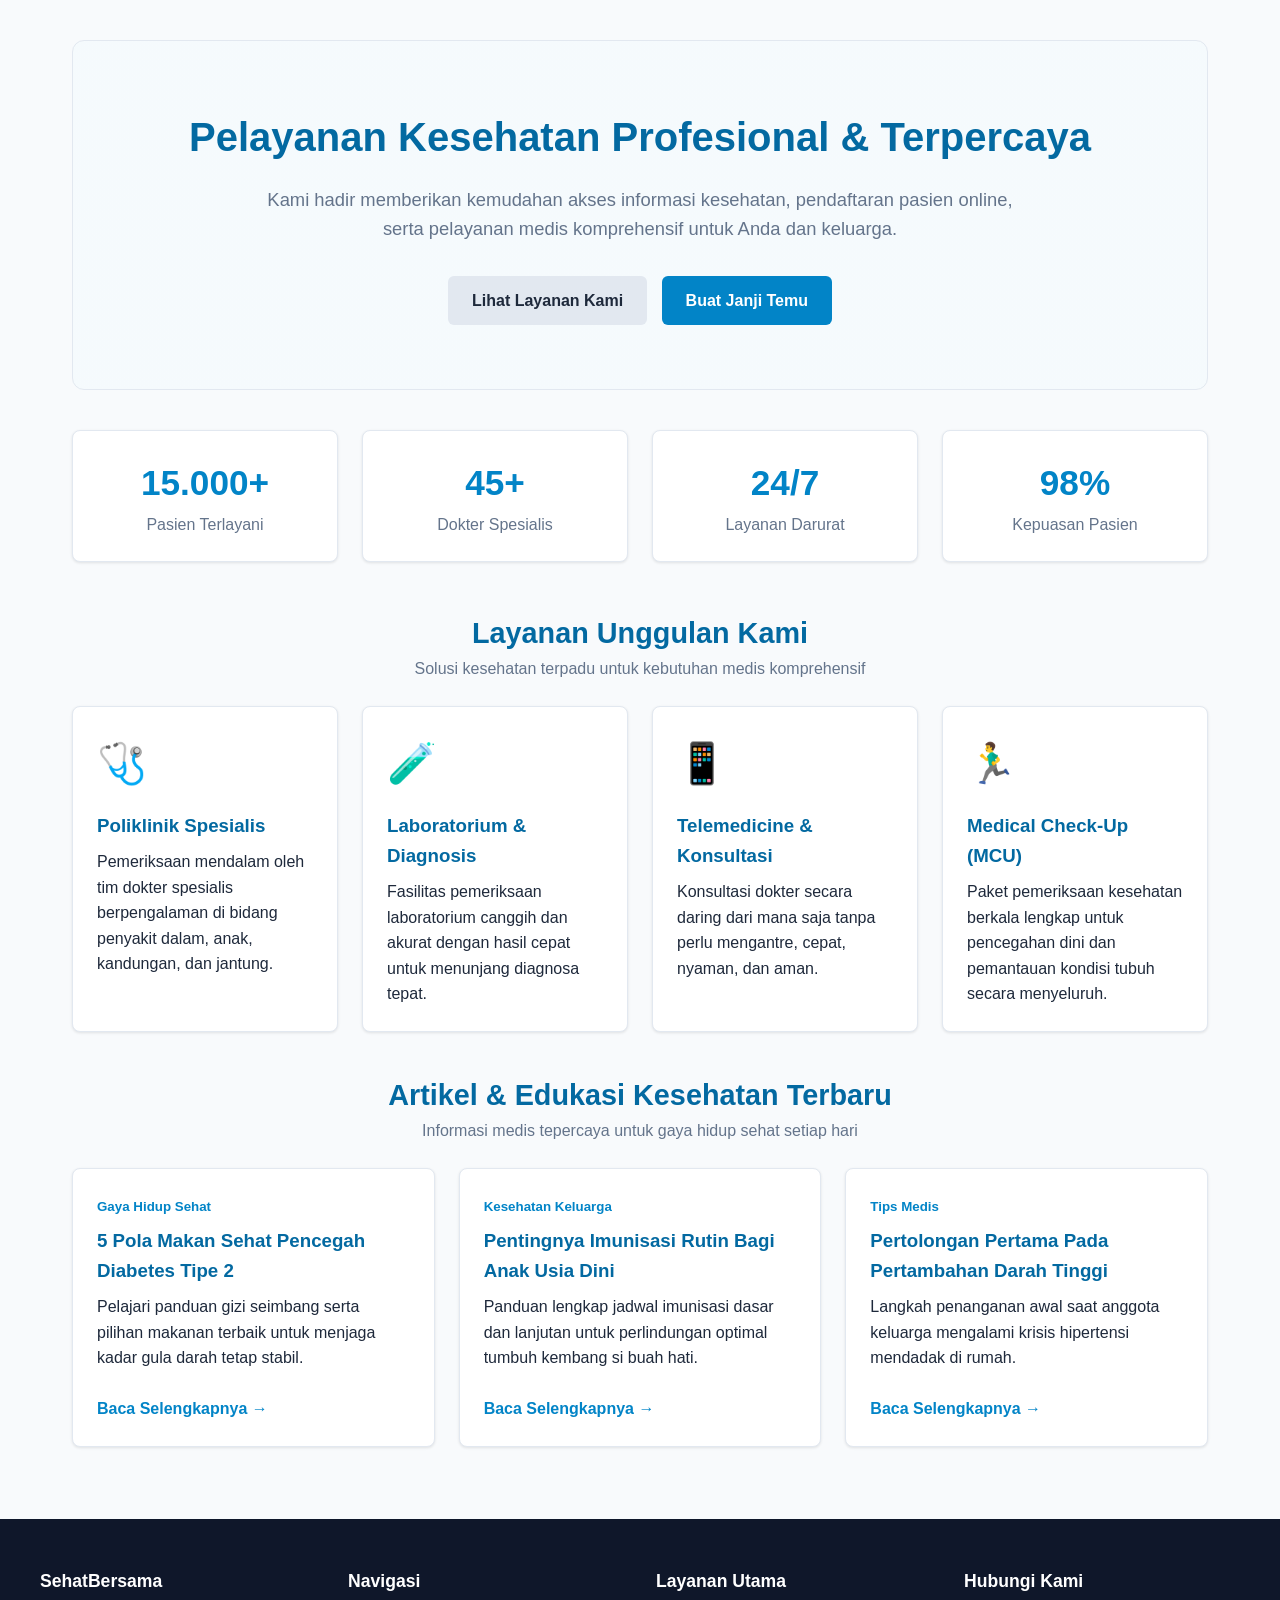
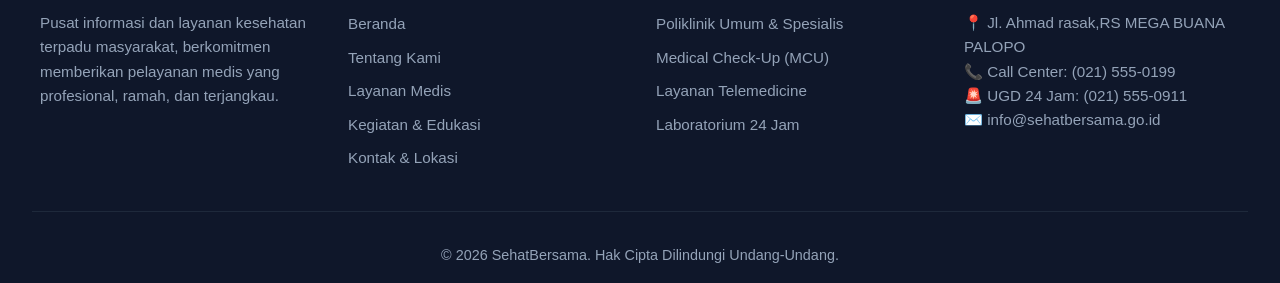
<file: index.html>
<!DOCTYPE html>
<html lang="id">
<head>
    <meta charset="UTF-8">
    <meta name="viewport" content="width=device-width, initial-scale=1.0">
    <title>SehatBersama - Pusat Informasi & Layanan Kesehatan</title>
    <link rel="stylesheet" href="css/style.css">
    <script src="js/main.js"></script>
</head>
<body>
    <div class="container">
    <section class="hero">
        <h1>Pelayanan Kesehatan Profesional & Terpercaya</h1>
        <p>Kami hadir memberikan kemudahan akses informasi kesehatan, pendaftaran pasien online, serta pelayanan medis komprehensif untuk Anda dan keluarga.</p>
        <a href="layanan.html" class="btn">Lihat Layanan Kami</a>
        <a href="kontak.html" class="btn btn-primary" style="margin-left: 10px;">Buat Janji Temu</a>
    </section>

    <section class="stats">
        <div class="stat-item">
            <h3>15.000+</h3>
            <p>Pasien Terlayani</p>
        </div>
        <div class="stat-item">
            <h3>45+</h3>
            <p>Dokter Spesialis</p>
        </div>
        <div class="stat-item">
            <h3>24/7</h3>
            <p>Layanan Darurat</p>
        </div>
        <div class="stat-item">
            <h3>98%</h3>
            <p>Kepuasan Pasien</p>
        </div>
    </section>
        <div class="section-title">
        <h2>Layanan Unggulan Kami</h2>
        <p>Solusi kesehatan terpadu untuk kebutuhan medis komprehensif</p>
    </div>

    <div class="grid">
        <div class="card">
            <div class="card-icon">🩺</div>
            <h3>Poliklinik Spesialis</h3>
            <p>Pemeriksaan mendalam oleh tim dokter spesialis berpengalaman di bidang penyakit dalam, anak, kandungan, dan jantung.</p>
        </div>

        <div class="card">
            <div class="card-icon">🧪</div>
            <h3>Laboratorium & Diagnosis</h3>
            <p>Fasilitas pemeriksaan laboratorium canggih dan akurat dengan hasil cepat untuk menunjang diagnosa tepat.</p>
        </div>

        <div class="card">
            <div class="card-icon">📱</div>
            <h3>Telemedicine & Konsultasi</h3>
            <p>Konsultasi dokter secara daring dari mana saja tanpa perlu mengantre, cepat, nyaman, dan aman.</p>
        </div>

        <div class="card">
            <div class="card-icon">🏃‍♂️</div>
            <h3>Medical Check-Up (MCU)</h3>
            <p>Paket pemeriksaan kesehatan berkala lengkap untuk pencegahan dini dan pemantauan kondisi tubuh secara menyeluruh.</p>
        </div>
    </div>
    <div class="section-title">
            <h2>Artikel & Edukasi Kesehatan Terbaru</h2>
            <p>Informasi medis tepercaya untuk gaya hidup sehat setiap hari</p>
        </div>

        <div class="grid">
            <div class="card">
                <small style="color: var(--primary-color); font-weight: 600;">Gaya Hidup Sehat</small>
                <h3 style="margin-top: 0.5rem;">5 Pola Makan Sehat Pencegah Diabetes Tipe 2</h3>
                <p>Pelajari panduan gizi seimbang serta pilihan makanan terbaik untuk menjaga kadar gula darah tetap stabil.</p>
                <br>
                <a href="#" style="color: var(--primary-color); text-decoration: none; font-weight: 600;">Baca Selengkapnya &rarr;</a>
            </div>
            <div class="card">
                <small style="color: var(--primary-color); font-weight: 600;">Kesehatan Keluarga</small>
                <h3 style="margin-top: 0.5rem;">Pentingnya Imunisasi Rutin Bagi Anak Usia Dini</h3>
                <p>Panduan lengkap jadwal imunisasi dasar dan lanjutan untuk perlindungan optimal tumbuh kembang si buah hati.</p>
                <br>
                <a href="#" style="color: var(--primary-color); text-decoration: none; font-weight: 600;">Baca Selengkapnya &rarr;</a>
            </div>
            <div class="card">
                <small style="color: var(--primary-color); font-weight: 600;">Tips Medis</small>
                <h3 style="margin-top: 0.5rem;">Pertolongan Pertama Pada Pertambahan Darah Tinggi</h3>
                <p>Langkah penanganan awal saat anggota keluarga mengalami krisis hipertensi mendadak di rumah.</p>
                <br>
                <a href="#" style="color: var(--primary-color); text-decoration: none; font-weight: 600;">Baca Selengkapnya &rarr;</a>
            </div>
        </div>
    </div>

    <footer>
        <div class="footer-grid">
            <div class="footer-col">
                <h4>SehatBersama</h4>
                <p>Pusat informasi dan layanan kesehatan terpadu masyarakat, berkomitmen memberikan pelayanan medis yang profesional, ramah, dan terjangkau.</p>
            </div>
            <div class="footer-col">
                <h4>Navigasi</h4>
                <ul>
                    <li><a href="index.html">Beranda</a></li>
                    <li><a href="tentang.html">Tentang Kami</a></li>
                    <li><a href="layanan.html">Layanan Medis</a></li>
                    <li><a href="kegiatan.html">Kegiatan & Edukasi</a></li>
                    <li><a href="kontak.html">Kontak & Lokasi</a></li>
                </ul>
            </div>
            <div class="footer-col">
                <h4>Layanan Utama</h4>
                <ul>
                    <li><a href="layanan.html">Poliklinik Umum & Spesialis</a></li>
                    <li><a href="layanan.html">Medical Check-Up (MCU)</a></li>
                    <li><a href="layanan.html">Layanan Telemedicine</a></li>
                    <li><a href="layanan.html">Laboratorium 24 Jam</a></li>
                </ul>
            </div>
            <div class="footer-col">
                <h4>Hubungi Kami</h4>
                <p>📍 Jl. Ahmad rasak,RS MEGA BUANA PALOPO</p>
                <p>📞 Call Center: (021) 555-0199</p>
                <p>🚨 UGD 24 Jam: (021) 555-0911</p>
                <p>✉️ info@sehatbersama.go.id</p>
            </div>
        </div>
        <div class="copyright">
            &copy; 2026 SehatBersama. Hak Cipta Dilindungi Undang-Undang.
        </div>
    </footer>
</body>
</html>
</file>
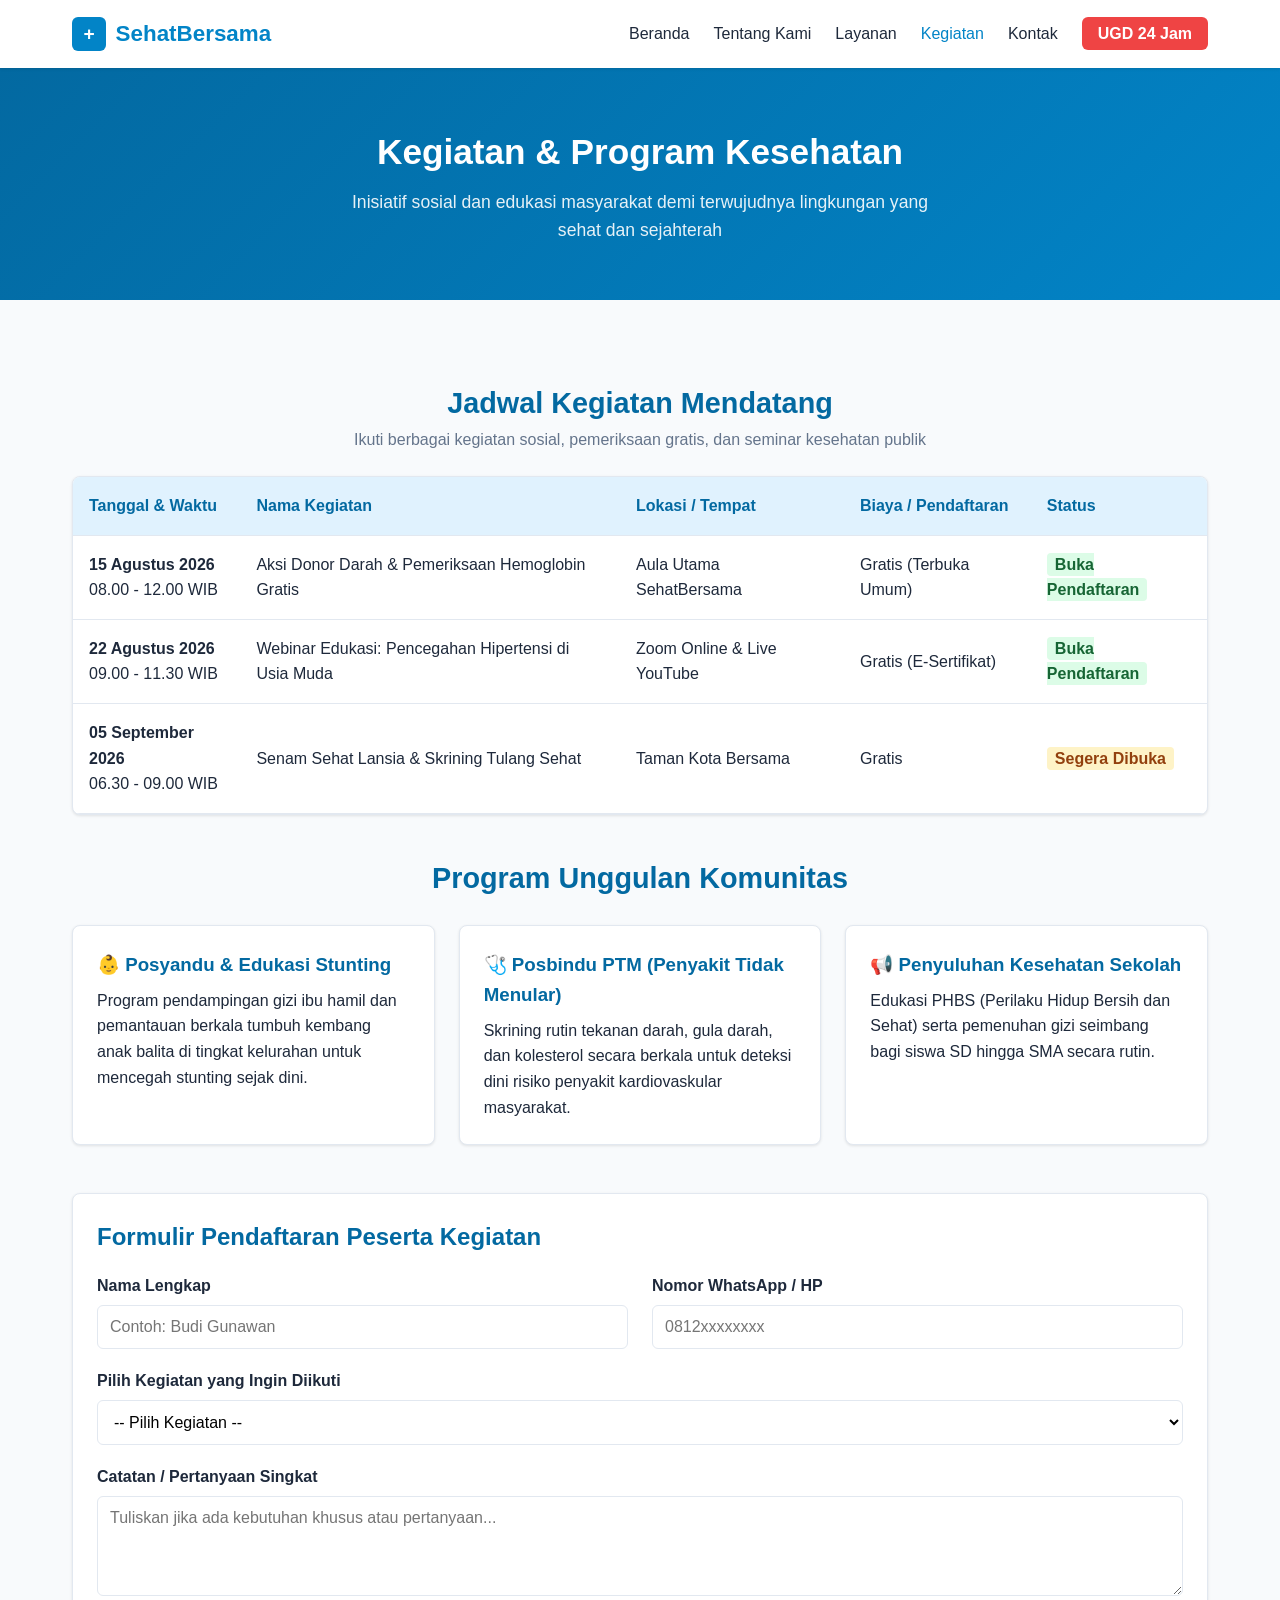
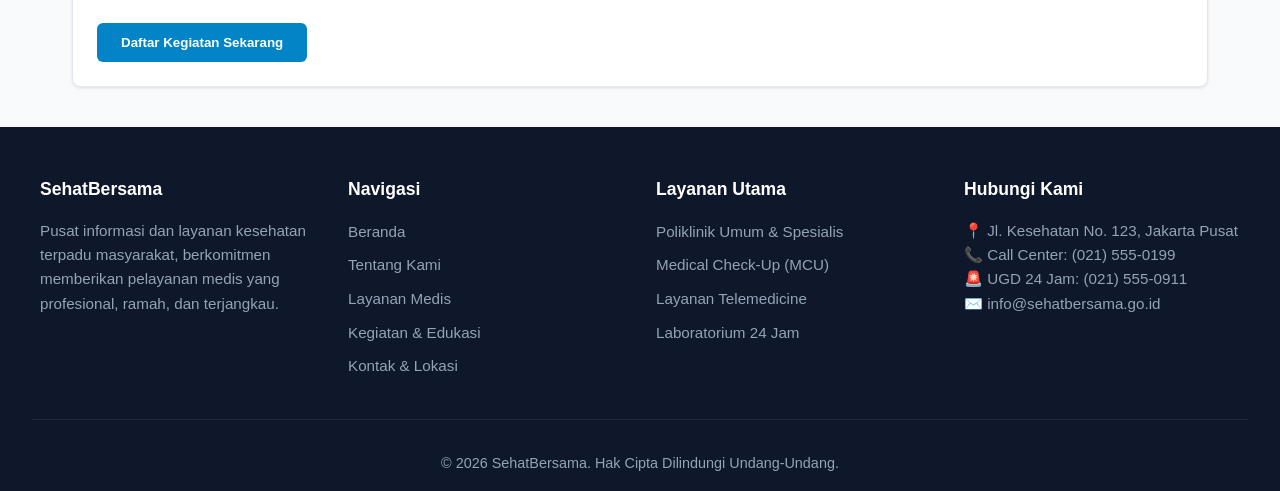
<file: kegiatan.html>
<!DOCTYPE
html>
<html lang="id">
<head>
    <meta charset="UTF-8">
    <meta name="viewport" content="width=device-width, initial-scale=1.0">
    <title>SehatBersama - Pusat Informasi & Layanan Kesehatan</title>
    <link rel="stylesheet" href="css/style.css">
    <script src="js/main.js"></script>
</head>
<body>
    <header>
        <nav class="navbar">
            <a href="index.html" class="logo">
                <div class="logo-icon">+</div>
                <span>SehatBersama</span>
            </a>
            <ul class="nav-links">
                <li><a href="index.html" class="">Beranda</a></li>
<li><a href="tentang.html" class="">Tentang Kami</a></li>
<li><a href="layanan.html" class="">Layanan</a></li>
<li><a href="kegiatan.html" class="active">Kegiatan</a></li>
<li><a href="kontak.html" class="">Kontak</a></li>

                <li><a href="kontak.html" class="btn-emergency">UGD 24 Jam</a></li>
            </ul>
        </nav>
    </header>

    <div class="page-header">
        <h1>Kegiatan & Program Kesehatan</h1>
        <p>Inisiatif sosial dan edukasi masyarakat demi terwujudnya lingkungan yang sehat dan sejahterah</p>
    </div>

    <div class="container">
        <div class="section-title">
            <h2>Jadwal Kegiatan Mendatang</h2>
            <p>Ikuti berbagai kegiatan sosial, pemeriksaan gratis, dan seminar kesehatan publik</p>
        </div>

        <div class="table-responsive">
            <table>
                <thead>
                    <tr>
                        <th>Tanggal & Waktu</th>
                        <th>Nama Kegiatan</th>
                        <th>Lokasi / Tempat</th>
                        <th>Biaya / Pendaftaran</th>
                        <th>Status</th>
                    </tr>
                </thead>
                <tbody>
                    <tr>
                        <td><strong>15 Agustus 2026</strong><br>08.00 - 12.00 WIB</td>
                        <td>Aksi Donor Darah & Pemeriksaan Hemoglobin Gratis</td>
                        <td>Aula Utama SehatBersama</td>
                        <td>Gratis (Terbuka Umum)</td>
                        <td><span style="background: #dcfce7; color: #166534; padding: 3px 8px; border-radius: 4px; font-weight: bold;">Buka Pendaftaran</span></td>
                    </tr>
                    <tr>
                        <td><strong>22 Agustus 2026</strong><br>09.00 - 11.30 WIB</td>
                        <td>Webinar Edukasi: Pencegahan Hipertensi di Usia Muda</td>
                        <td>Zoom Online & Live YouTube</td>
                        <td>Gratis (E-Sertifikat)</td>
                        <td><span style="background: #dcfce7; color: #166534; padding: 3px 8px; border-radius: 4px; font-weight: bold;">Buka Pendaftaran</span></td>
                    </tr>
                    <tr>
                        <td><strong>05 September 2026</strong><br>06.30 - 09.00 WIB</td>
                        <td>Senam Sehat Lansia & Skrining Tulang Sehat</td>
                        <td>Taman Kota Bersama</td>
                        <td>Gratis</td>
                        <td><span style="background: #fef3c7; color: #92400e; padding: 3px 8px; border-radius: 4px; font-weight: bold;">Segera Dibuka</span></td>
                    </tr>
                </tbody>
            </table>
        </div>

        <div class="section-title">
            <h2>Program Unggulan Komunitas</h2>
        </div>

        <div class="grid">
            <div class="card">
                <h3>👶 Posyandu & Edukasi Stunting</h3>
                <p>Program pendampingan gizi ibu hamil dan pemantauan berkala tumbuh kembang anak balita di tingkat kelurahan untuk mencegah stunting sejak dini.</p>
            </div>
            <div class="card">
                <h3>🩺 Posbindu PTM (Penyakit Tidak Menular)</h3>
                <p>Skrining rutin tekanan darah, gula darah, dan kolesterol secara berkala untuk deteksi dini risiko penyakit kardiovaskular masyarakat.</p>
            </div>
            <div class="card">
                <h3>📢 Penyuluhan Kesehatan Sekolah</h3>
                <p>Edukasi PHBS (Perilaku Hidup Bersih dan Sehat) serta pemenuhan gizi seimbang bagi siswa SD hingga SMA secara rutin.</p>
            </div>
        </div>

        <div class="card" style="margin-top: 3rem; background: var(--white);">
            <h2 style="color: var(--primary-dark); margin-bottom: 1rem;">Formulir Pendaftaran Peserta Kegiatan</h2>
            <form action="#" method="POST" onsubmit="alert('Terima kasih! Pendaftaran kegiatan Anda telah diterima.'); return false;">
                <div class="grid" style="grid-template-columns: 1fr 1fr; margin: 0;">
                    <div class="form-group">
                        <label>Nama Lengkap</label>
                        <input type="text" class="form-control" required placeholder="Contoh: Budi Gunawan">
                    </div>
                    <div class="form-group">
                        <label>Nomor WhatsApp / HP</label>
                        <input type="tel" class="form-control" required placeholder="0812xxxxxxxx">
                    </div>
                </div>
                <div class="form-group">
                    <label>Pilih Kegiatan yang Ingin Diikuti</label>
                    <select class="form-control" required>
                        <option value="">-- Pilih Kegiatan --</option>
                        <option value="donor">Aksi Donor Darah (15 Ags 2026)</option>
                        <option value="webinar">Webinar Hipertensi (22 Ags 2026)</option>
                        <option value="senam">Senam Sehat Lansia (05 Sep 2026)</option>
                    </select>
                </div>
                <div class="form-group">
                    <label>Catatan / Pertanyaan Singkat</label>
                    <textarea class="form-control" placeholder="Tuliskan jika ada kebutuhan khusus atau pertanyaan..."></textarea>
                </div>
                <button type="submit" class="btn btn-primary">Daftar Kegiatan Sekarang</button>
            </form>
        </div>
    </div>

    <footer>
        <div class="footer-grid">
            <div class="footer-col">
                <h4>SehatBersama</h4>
                <p>Pusat informasi dan layanan kesehatan terpadu masyarakat, berkomitmen memberikan pelayanan medis yang profesional, ramah, dan terjangkau.</p>
            </div>
            <div class="footer-col">
                <h4>Navigasi</h4>
                <ul>
                    <li><a href="index.html">Beranda</a></li>
                    <li><a href="tentang.html">Tentang Kami</a></li>
                    <li><a href="layanan.html">Layanan Medis</a></li>
                    <li><a href="kegiatan.html">Kegiatan & Edukasi</a></li>
                    <li><a href="kontak.html">Kontak & Lokasi</a></li>
                </ul>
            </div>
            <div class="footer-col">
                <h4>Layanan Utama</h4>
                <ul>
                    <li><a href="layanan.html">Poliklinik Umum & Spesialis</a></li>
                    <li><a href="layanan.html">Medical Check-Up (MCU)</a></li>
                    <li><a href="layanan.html">Layanan Telemedicine</a></li>
                    <li><a href="layanan.html">Laboratorium 24 Jam</a></li>
                </ul>
            </div>
            <div class="footer-col">
                <h4>Hubungi Kami</h4>
                <p>📍 Jl. Kesehatan No. 123, Jakarta Pusat</p>
                <p>📞 Call Center: (021) 555-0199</p>
                <p>🚨 UGD 24 Jam: (021) 555-0911</p>
                <p>✉️ info@sehatbersama.go.id</p>
            </div>
        </div>
        <div class="copyright">
            &copy; 2026 SehatBersama. Hak Cipta Dilindungi Undang-Undang.
        </div>
    </footer>
</body>
</html>
</file>
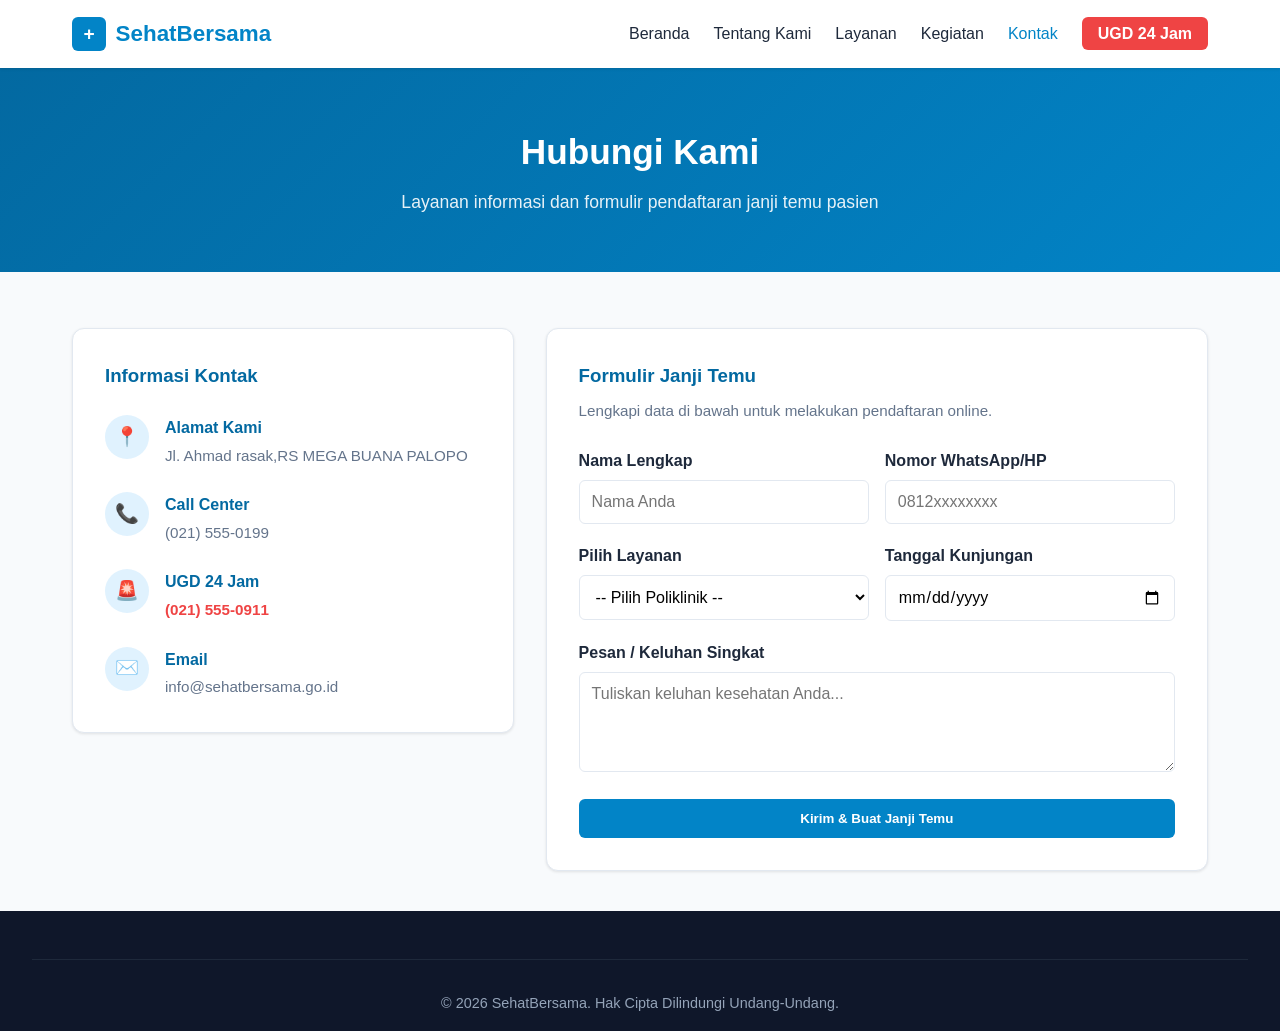
<file: kontak.html>
<!DOCTYPE html>
<html lang="id">
<head>
    <meta charset="UTF-8">
    <meta name="viewport" content="width=device-width, initial-scale=1.0">
    <title>Kontak Kami - SehatBersama</title>
    <link rel="stylesheet" href="css/style.css">
</head>
<body>
    <header>
        <nav class="navbar">
            <a href="index.html" class="logo">
                <div class="logo-icon">+</div>
                <span>SehatBersama</span>
            </a>
            <ul class="nav-links">
                <li><a href="index.html">Beranda</a></li>
                <li><a href="tentang.html">Tentang Kami</a></li>
                <li><a href="layanan.html">Layanan</a></li>
                <li><a href="kegiatan.html">Kegiatan</a></li>
                <li><a href="kontak.html" class="active">Kontak</a></li>
                <li><a href="kontak.html" class="btn-emergency">UGD 24 Jam</a></li>
            </ul>
        </nav>
    </header>

    <div class="page-header">
        <h1>Hubungi Kami</h1>
        <p>Layanan informasi dan formulir pendaftaran janji temu pasien</p>
    </div>

    <div class="container">
        <!-- Layout Kontak Grid Kiri (Info) & Kanan (Form) -->
        <div class="contact-wrapper">
            
            <!-- Kartu Info Kiri -->
            <div class="contact-info-card">
                <h3 style="color: var(--primary-dark); margin-bottom: 1.5rem;">Informasi Kontak</h3>
                
                <div class="contact-info-item">
                    <div class="contact-icon">📍</div>
                    <div class="contact-details">
                        <h4>Alamat Kami</h4>
                        <p>Jl. Ahmad rasak,RS MEGA BUANA PALOPO</p>
                    </div>
                </div>

                <div class="contact-info-item">
                    <div class="contact-icon">📞</div>
                    <div class="contact-details">
                        <h4>Call Center</h4>
                        <p>(021) 555-0199</p>
                    </div>
                </div>

                <div class="contact-info-item">
                    <div class="contact-icon">🚨</div>
                    <div class="contact-details">
                        <h4>UGD 24 Jam</h4>
                        <p style="color: #ef4444; font-weight: bold;">(021) 555-0911</p>
                    </div>
                </div>

                <div class="contact-info-item">
                    <div class="contact-icon">✉️</div>
                    <div class="contact-details">
                        <h4>Email</h4>
                        <p>info@sehatbersama.go.id</p>
                    </div>
                </div>
            </div>

            <!-- Form Kanan -->
            <div class="contact-form-card">
                <h3 style="color: var(--primary-dark); margin-bottom: 0.5rem;">Formulir Janji Temu</h3>
                <p style="color: var(--text-muted); margin-bottom: 1.5rem; font-size: 0.95rem;">Lengkapi data di bawah untuk melakukan pendaftaran online.</p>

                <form action="#" method="POST">
                    <div class="form-row">
                        <div class="form-group">
                            <label>Nama Lengkap</label>
                            <input type="text" class="form-control" placeholder="Nama Anda" required>
                        </div>
                        <div class="form-group">
                            <label>Nomor WhatsApp/HP</label>
                            <input type="tel" class="form-control" placeholder="0812xxxxxxxx" required>
                        </div>
                    </div>

                    <div class="form-row">
                        <div class="form-group">
                            <label>Pilih Layanan</label>
                            <select class="form-control" required>
                                <option value="">-- Pilih Poliklinik --</option>
                                <option value="umum">Poli Umum & Gigi</option>
                                <option value="spesialis">Poli Spesialis</option>
                                <option value="mcu">Medical Check-Up</option>
                            </select>
                        </div>
                        <div class="form-group">
                            <label>Tanggal Kunjungan</label>
                            <input type="date" class="form-control" required>
                        </div>
                    </div>

                    <div class="form-group">
                        <label>Pesan / Keluhan Singkat</label>
                        <textarea class="form-control" placeholder="Tuliskan keluhan kesehatan Anda..."></textarea>
                    </div>

                    <button type="submit" class="btn btn-primary" style="width: 100%;">Kirim & Buat Janji Temu</button>
                </form>
            </div>

        </div>
    </div>

    <footer>
        <div class="copyright">
            &copy; 2026 SehatBersama. Hak Cipta Dilindungi Undang-Undang.
        </div>
    </footer>

    <script src="js/main.js"></script>
</body>
</html>
</file>
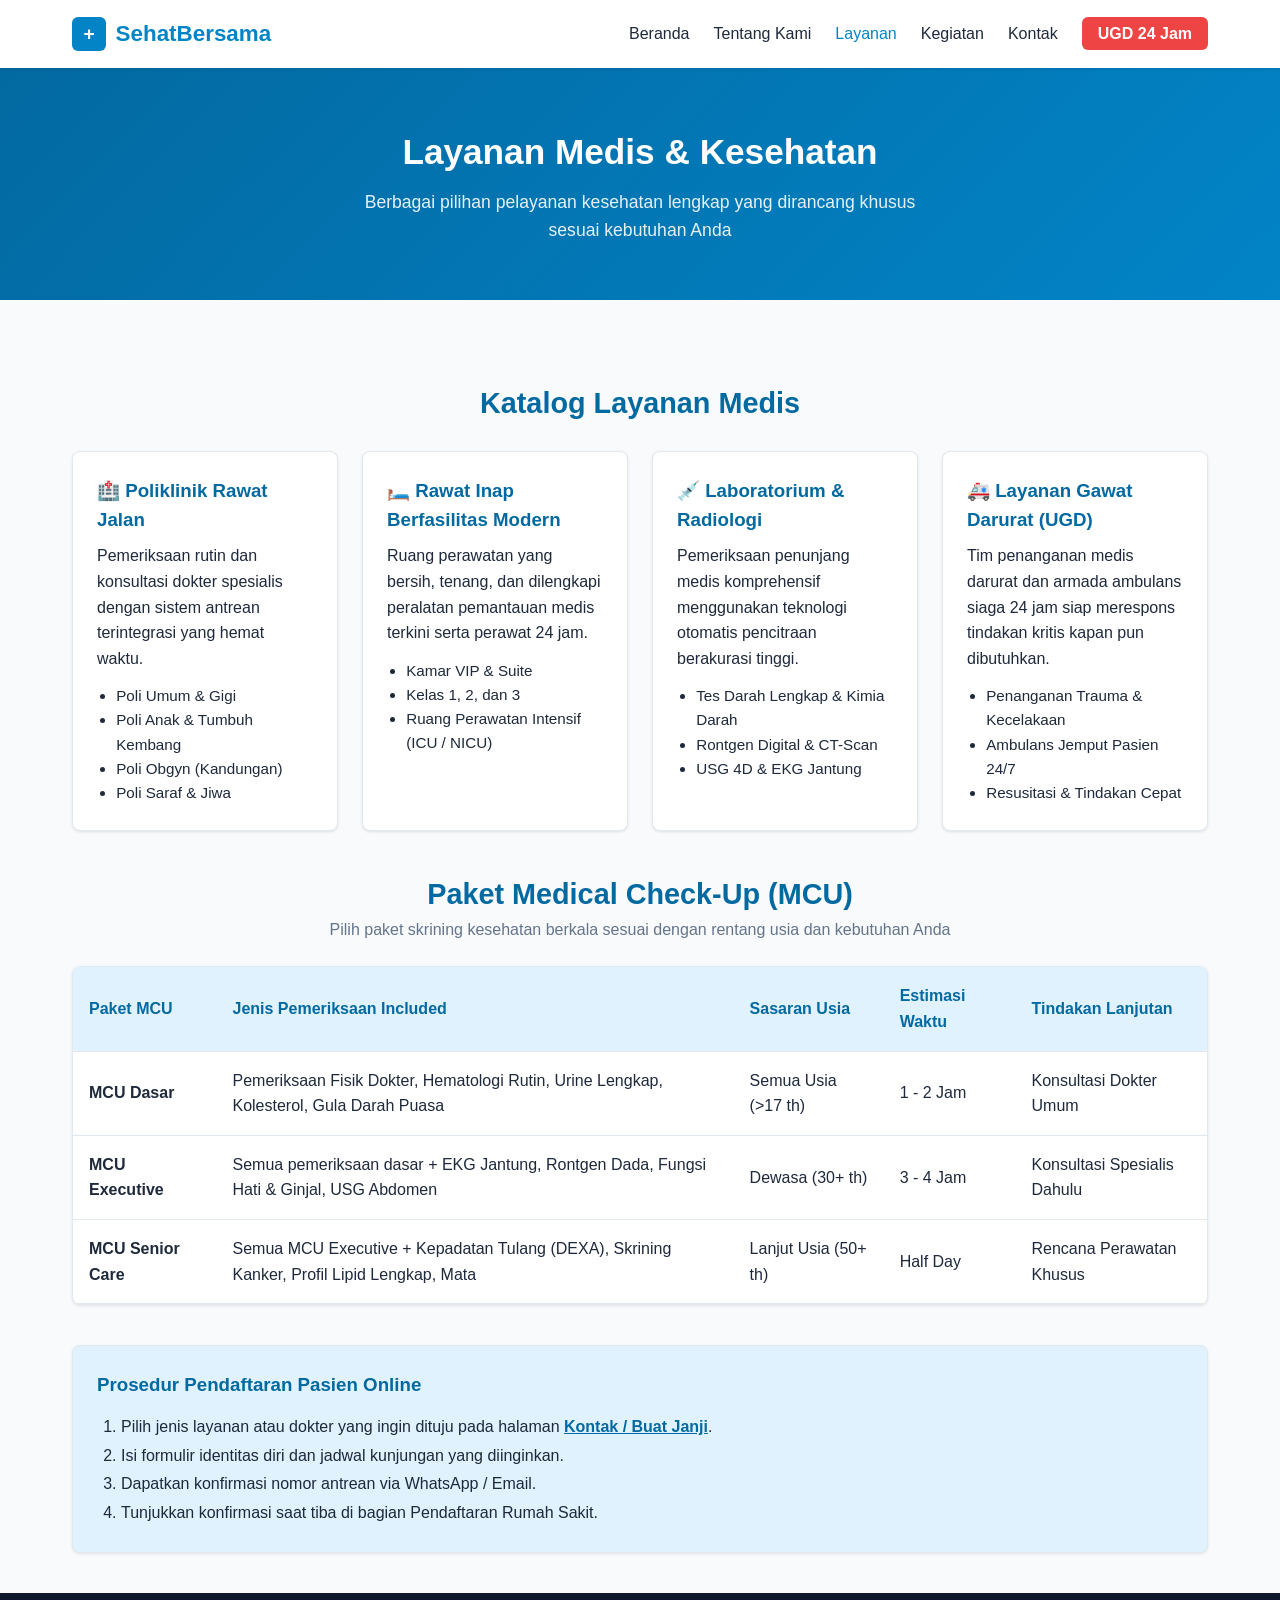
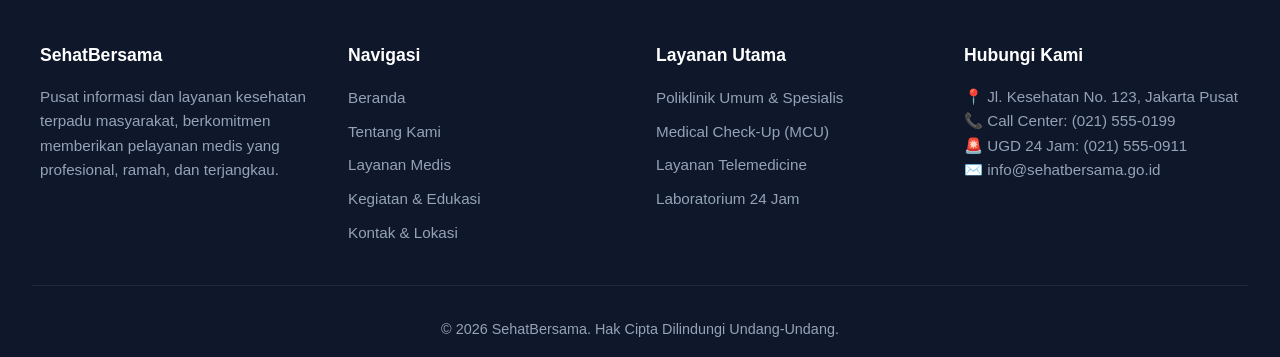
<file: layanan.html>
<!DOCTYPE html>
<html lang="id">
<head>
    <meta charset="UTF-8">
    <meta name="viewport" content="width=device-width, initial-scale=1.0">
    <title>SehatBersama - Pusat Informasi & Layanan Kesehatan</title>
    <link rel="stylesheet" href="css/style.css">
    <script src="js/main.js"></script>
</head>
<body>
    <header>
        <nav class="navbar">
            <a href="index.html" class="logo">
                <div class="logo-icon">+</div>
                <span>SehatBersama</span>
            </a>
            <ul class="nav-links">
                <li><a href="index.html" class="">Beranda</a></li>
<li><a href="tentang.html" class="">Tentang Kami</a></li>
<li><a href="layanan.html" class="active">Layanan</a></li>
<li><a href="kegiatan.html" class="">Kegiatan</a></li>
<li><a href="kontak.html" class="">Kontak</a></li>

                <li><a href="kontak.html" class="btn-emergency">UGD 24 Jam</a></li>
            </ul>
        </nav>
    </header>

    <div class="page-header">
        <h1>Layanan Medis & Kesehatan</h1>
        <p>Berbagai pilihan pelayanan kesehatan lengkap yang dirancang khusus sesuai kebutuhan Anda</p>
    </div>

    <div class="container">
        <div class="section-title">
            <h2>Katalog Layanan Medis</h2>
        </div>

        <div class="grid">
            <div class="card">
                <h3>🏥 Poliklinik Rawat Jalan</h3>
                <p>Pemeriksaan rutin dan konsultasi dokter spesialis dengan sistem antrean terintegrasi yang hemat waktu.</p>
                <ul style="margin-top: 0.8rem; padding-left: 1.2rem; font-size: 0.95rem;">
                    <li>Poli Umum & Gigi</li>
                    <li>Poli Anak & Tumbuh Kembang</li>
                    <li>Poli Obgyn (Kandungan)</li>
                    <li>Poli Saraf & Jiwa</li>
                </ul>
            </div>

            <div class="card">
                <h3>🛏️ Rawat Inap Berfasilitas Modern</h3>
                <p>Ruang perawatan yang bersih, tenang, dan dilengkapi peralatan pemantauan medis terkini serta perawat 24 jam.</p>
                <ul style="margin-top: 0.8rem; padding-left: 1.2rem; font-size: 0.95rem;">
                    <li>Kamar VIP & Suite</li>
                    <li>Kelas 1, 2, dan 3</li>
                    <li>Ruang Perawatan Intensif (ICU / NICU)</li>
                </ul>
            </div>

            <div class="card">
                <h3>💉 Laboratorium & Radiologi</h3>
                <p>Pemeriksaan penunjang medis komprehensif menggunakan teknologi otomatis pencitraan berakurasi tinggi.</p>
                <ul style="margin-top: 0.8rem; padding-left: 1.2rem; font-size: 0.95rem;">
                    <li>Tes Darah Lengkap & Kimia Darah</li>
                    <li>Rontgen Digital & CT-Scan</li>
                    <li>USG 4D & EKG Jantung</li>
                </ul>
            </div>

            <div class="card">
                <h3>🚑 Layanan Gawat Darurat (UGD)</h3>
                <p>Tim penanganan medis darurat dan armada ambulans siaga 24 jam siap merespons tindakan kritis kapan pun dibutuhkan.</p>
                <ul style="margin-top: 0.8rem; padding-left: 1.2rem; font-size: 0.95rem;">
                    <li>Penanganan Trauma & Kecelakaan</li>
                    <li>Ambulans Jemput Pasien 24/7</li>
                    <li>Resusitasi & Tindakan Cepat</li>
                </ul>
            </div>
        </div>

        <div class="section-title">
            <h2>Paket Medical Check-Up (MCU)</h2>
            <p>Pilih paket skrining kesehatan berkala sesuai dengan rentang usia dan kebutuhan Anda</p>
        </div>

        <div class="table-responsive">
            <table>
                <thead>
                    <tr>
                        <th>Paket MCU</th>
                        <th>Jenis Pemeriksaan Included</th>
                        <th>Sasaran Usia</th>
                        <th>Estimasi Waktu</th>
                        <th>Tindakan Lanjutan</th>
                    </tr>
                </thead>
                <tbody>
                    <tr>
                        <td><strong>MCU Dasar</strong></td>
                        <td>Pemeriksaan Fisik Dokter, Hematologi Rutin, Urine Lengkap, Kolesterol, Gula Darah Puasa</td>
                        <td>Semua Usia (&gt;17 th)</td>
                        <td>1 - 2 Jam</td>
                        <td>Konsultasi Dokter Umum</td>
                    </tr>
                    <tr>
                        <td><strong>MCU Executive</strong></td>
                        <td>Semua pemeriksaan dasar + EKG Jantung, Rontgen Dada, Fungsi Hati & Ginjal, USG Abdomen</td>
                        <td>Dewasa (30+ th)</td>
                        <td>3 - 4 Jam</td>
                        <td>Konsultasi Spesialis Dahulu</td>
                    </tr>
                    <tr>
                        <td><strong>MCU Senior Care</strong></td>
                        <td>Semua MCU Executive + Kepadatan Tulang (DEXA), Skrining Kanker, Profil Lipid Lengkap, Mata</td>
                        <td>Lanjut Usia (50+ th)</td>
                        <td>Half Day</td>
                        <td>Rencana Perawatan Khusus</td>
                    </tr>
                </tbody>
            </table>
        </div>

        <div class="card" style="background: var(--primary-light); margin-top: 2rem;">
            <h3 style="color: var(--primary-dark);">Prosedur Pendaftaran Pasien Online</h3>
            <ol style="margin-top: 0.8rem; padding-left: 1.5rem; line-height: 1.8;">
                <li>Pilih jenis layanan atau dokter yang ingin dituju pada halaman <a href="kontak.html" style="color: var(--primary-dark); font-weight: bold;">Kontak / Buat Janji</a>.</li>
                <li>Isi formulir identitas diri dan jadwal kunjungan yang diinginkan.</li>
                <li>Dapatkan konfirmasi nomor antrean via WhatsApp / Email.</li>
                <li>Tunjukkan konfirmasi saat tiba di bagian Pendaftaran Rumah Sakit.</li>
            </ol>
        </div>
    </div>

    <footer>
        <div class="footer-grid">
            <div class="footer-col">
                <h4>SehatBersama</h4>
                <p>Pusat informasi dan layanan kesehatan terpadu masyarakat, berkomitmen memberikan pelayanan medis yang profesional, ramah, dan terjangkau.</p>
            </div>
            <div class="footer-col">
                <h4>Navigasi</h4>
                <ul>
                    <li><a href="index.html">Beranda</a></li>
                    <li><a href="tentang.html">Tentang Kami</a></li>
                    <li><a href="layanan.html">Layanan Medis</a></li>
                    <li><a href="kegiatan.html">Kegiatan & Edukasi</a></li>
                    <li><a href="kontak.html">Kontak & Lokasi</a></li>
                </ul>
            </div>
            <div class="footer-col">
                <h4>Layanan Utama</h4>
                <ul>
                    <li><a href="layanan.html">Poliklinik Umum & Spesialis</a></li>
                    <li><a href="layanan.html">Medical Check-Up (MCU)</a></li>
                    <li><a href="layanan.html">Layanan Telemedicine</a></li>
                    <li><a href="layanan.html">Laboratorium 24 Jam</a></li>
                </ul>
            </div>
            <div class="footer-col">
                <h4>Hubungi Kami</h4>
                <p>📍 Jl. Kesehatan No. 123, Jakarta Pusat</p>
                <p>📞 Call Center: (021) 555-0199</p>
                <p>🚨 UGD 24 Jam: (021) 555-0911</p>
                <p>✉️ info@sehatbersama.go.id</p>
            </div>
        </div>
        <div class="copyright">
            &copy; 2026 SehatBersama. Hak Cipta Dilindungi Undang-Undang.
        </div>
    </footer>
</body>
</html>
</file>
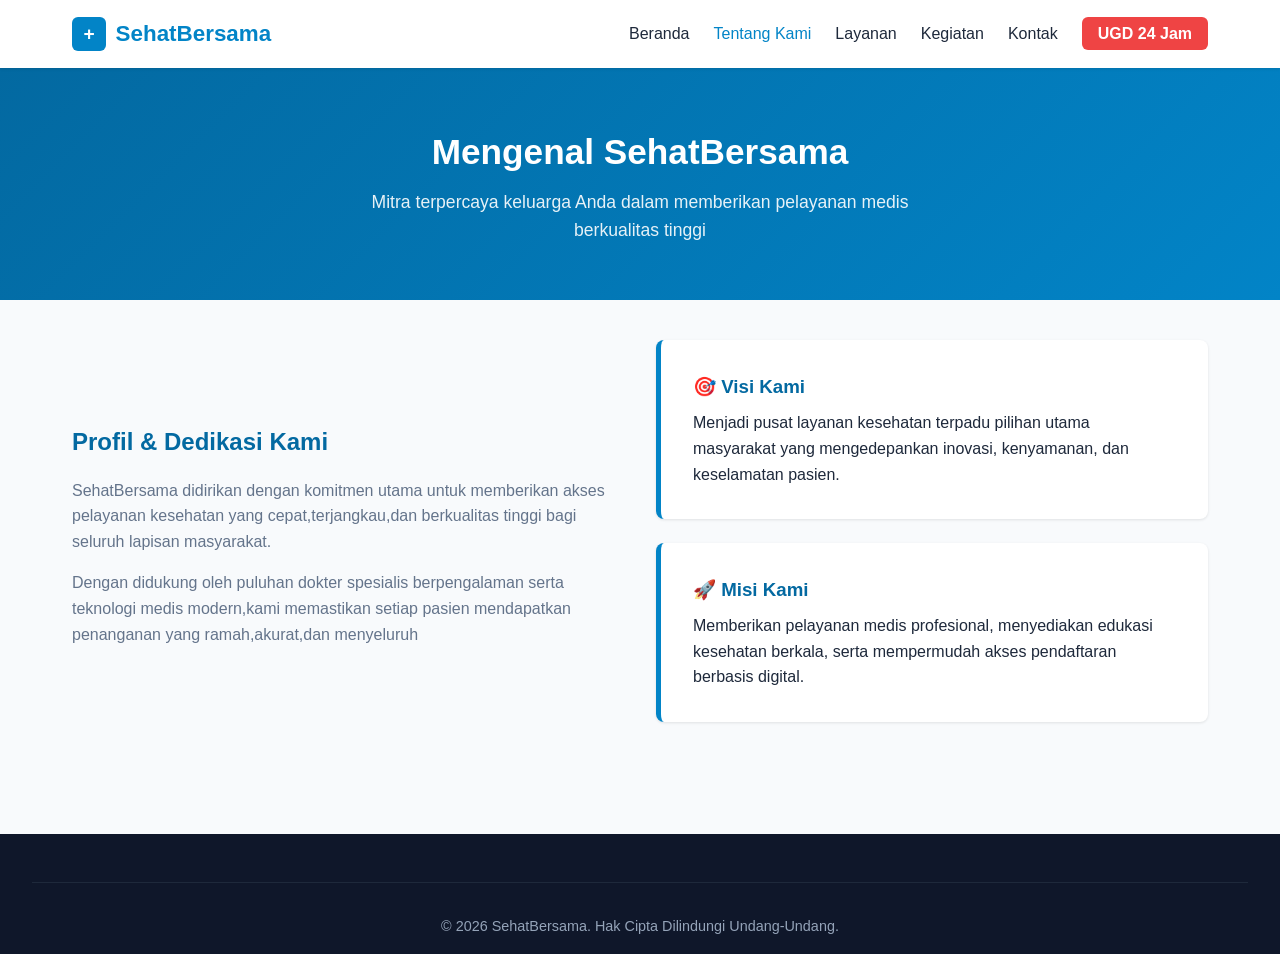
<file: tentang.html>
<!DOCTYPE html>
<html lang="id">
<head>
    <meta charset="UTF-8">
    <meta name="viewport" content="width=device-width, initial-scale=1.0">
    <title>Tentang Kami - SehatBersama</title>
    <link rel="stylesheet" href="css/style.css">
</head>
<body>
    <header>
        <nav class="navbar">
            <a href="index.html" class="logo">
                <div class="logo-icon">+</div>
                <span>SehatBersama</span>
            </a>
            <ul class="nav-links">
                <li><a href="index.html">Beranda</a></li>
                <li><a href="tentang.html" class="active">Tentang Kami</a></li>
                <li><a href="layanan.html">Layanan</a></li>
                <li><a href="kegiatan.html">Kegiatan</a></li>
                <li><a href="kontak.html">Kontak</a></li>
                <li><a href="kontak.html" class="btn-emergency">UGD 24 Jam</a></li>
            </ul>
        </nav>
    </header>

    <div class="page-header">
        <h1>Mengenal SehatBersama</h1>
        <p>Mitra terpercaya keluarga Anda dalam memberikan pelayanan medis berkualitas tinggi</p>
    </div>

    <div class="container">
        <!-- Layout Grid 2 Kolom Seimbang -->
        <div class="about-grid">
            <div class="about-text">
                <h2>Profil & Dedikasi Kami</h2>
                <p>SehatBersama didirikan dengan komitmen utama untuk memberikan akses pelayanan kesehatan yang cepat,terjangkau,dan berkualitas tinggi bagi seluruh lapisan masyarakat.</p>
                <p>Dengan didukung oleh puluhan dokter spesialis berpengalaman serta teknologi medis modern,kami memastikan setiap pasien mendapatkan penanganan yang ramah,akurat,dan menyeluruh</p>
            </div>
            
            <div>
                <div class="visi-misi-card">
                    <h3>🎯 Visi Kami</h3>
                    <p>Menjadi pusat layanan kesehatan terpadu pilihan utama masyarakat yang mengedepankan inovasi, kenyamanan, dan keselamatan pasien.</p>
                </div>
                <div class="visi-misi-card">
                    <h3>🚀 Misi Kami</h3>
                    <p>Memberikan pelayanan medis profesional, menyediakan edukasi kesehatan berkala, serta mempermudah akses pendaftaran berbasis digital.</p>
                </div>
            </div>
        </div>
    </div>

    <footer>
        <div class="copyright">
            &copy; 2026 SehatBersama. Hak Cipta Dilindungi Undang-Undang.
        </div>
    </footer>

    <script src="js/main.js"></script>
</body>
</html>
</file>
<file: css/style.css>
/* ==========================================================================
   1. RESET & VARIABLE DESAIN
   ========================================================================== */
:root {
  --primary-color: #0284c7;       /* Biru Utama */
  --primary-dark: #0369a1;        /* Biru Gelap Hover/Header */
  --primary-light: #e0f2fe;       /* Biru Muda Latar */
  --accent-color: #10b981;        /* Hijau Aksens */
  --text-dark: #1e293b;           /* Warna Teks Utama */
  --text-muted: #64748b;          /* Warna Teks Sekunder */
  --bg-light: #f8fafc;            /* Latar Belakang Utama */
  --white: #ffffff;
  --border-color: #e2e8f0;
  --danger-color: #ef4444;
  --danger-hover: #dc2626;
  --shadow-sm: 0 1px 3px rgba(0, 0, 0, 0.1);
  --shadow-md: 0 4px 6px -1px rgba(0, 0, 0, 0.1);
  --shadow-lg: 0 10px 15px -3px rgba(0, 0, 0, 0.1);
  --transition: all 0.3s ease;
  --border-radius: 8px;
}

* {
  margin: 0;
  padding: 0;
  box-sizing: border-box;
  font-family: 'Segoe UI', Roboto, Helvetica, Arial, sans-serif;
}

body {
  background-color: var(--bg-light);
  color: var(--text-dark);
  line-height: 1.6;
  display: flex;
  flex-direction: column;
  min-height: 100vh;
}

/* ==========================================================================
   2. NAVBAR & HEADER (BERLAKU DI SEMUA HALAMAN)
   ========================================================================== */
header {
  background-color: var(--white);
  box-shadow: var(--shadow-sm);
  position: sticky;
  top: 0;
  z-index: 1000;
}

.navbar {
  max-width: 1200px;
  margin: 0 auto;
  display: flex;
  justify-content: space-between;
  align-items: center;
  padding: 1rem 2rem;
}

.logo {
  display: flex;
  align-items: center;
  gap: 0.6rem;
  text-decoration: none;
  font-size: 1.4rem;
  font-weight: 700;
  color: var(--primary-color);
}

.logo-icon {
  background: var(--primary-color);
  color: var(--white);
  width: 34px;
  height: 34px;
  border-radius: 6px;
  display: flex;
  align-items: center;
  justify-content: center;
  font-size: 1.2rem;
  font-weight: bold;
}

.nav-links {
  display: flex;
  list-style: none;
  align-items: center;
  gap: 1.5rem;
}

.nav-links a {
  text-decoration: none;
  color: var(--text-dark);
  font-weight: 500;
  transition: var(--transition);
}

.nav-links a:hover,
.nav-links a.active {
  color: var(--primary-color);
}

.btn-emergency {
  background-color: var(--danger-color) !important;
  color: var(--white) !important;
  padding: 0.5rem 1rem;
  border-radius: 6px;
  font-weight: 600 !important;
}

.btn-emergency:hover {
  background-color: var(--danger-hover) !important;
}

/* Header Judul Halaman (Tentang, Layanan, Kegiatan, Kontak) */
.page-header {
  background: linear-gradient(135deg, var(--primary-dark), var(--primary-color));
  color: var(--white);
  text-align: center;
  padding: 3.5rem 1rem;
}

.page-header h1 {
  font-size: 2.2rem;
  margin-bottom: 0.5rem;
}

.page-header p {
  font-size: 1.1rem;
  opacity: 0.9;
  max-width: 600px;
  margin: 0 auto;
}

/* ==========================================================================
   3. LAYOUT, ELEMEN GLOBAL & TOMBOL
   ========================================================================== */
.container {
  max-width: 1200px;
  margin: 0 auto;
  padding: 2.5rem 2rem;
  width: 100%;
}

.section-title {
  text-align: center;
  margin: 2.5rem 0 1.5rem 0;
}

.section-title h2 {
  font-size: 1.8rem;
  color: var(--primary-dark);
}

.section-title p {
  color: var(--text-muted);
}

.btn {
  display: inline-block;
  padding: 0.75rem 1.5rem;
  border-radius: 6px;
  text-decoration: none;
  font-weight: 600;
  border: none;
  cursor: pointer;
  transition: var(--transition);
  background-color: #e2e8f0;
  color: var(--text-dark);
}

.btn-primary {
  background-color: var(--primary-color);
  color: var(--white);
}

.btn-primary:hover {
  background-color: var(--primary-dark);
}

.btn:hover {
  opacity: 0.95;
  transform: translateY(-2px);
}

.grid {
  display: grid;
  grid-template-columns: repeat(auto-fit, minmax(260px, 1fr));
  gap: 1.5rem;
  margin-bottom: 2rem;
}

.card {
  background: var(--white);
  padding: 1.5rem;
  border-radius: var(--border-radius);
  border: 1px solid var(--border-color);
  box-shadow: var(--shadow-sm);
  transition: var(--transition);
}

.card:hover {
  transform: translateY(-4px);
  box-shadow: var(--shadow-md);
}

.card-icon {
  font-size: 2.5rem;
  margin-bottom: 1rem;
}

.card h3 {
  color: var(--primary-dark);
  margin-bottom: 0.5rem;
}

/* ==========================================================================
   4. HALAMAN INDEX (BERANDA)
   ========================================================================== */
.hero {
  background: linear-gradient(rgba(2, 132, 199, 0.04), rgba(2, 132, 199, 0.04)), var(--white);
  padding: 4rem 2rem;
  border-radius: 12px;
  text-align: center;
  margin-bottom: 2.5rem;
  border: 1px solid var(--border-color);
}

.hero h1 {
  font-size: 2.5rem;
  color: var(--primary-dark);
  margin-bottom: 1rem;
}

.hero p {
  font-size: 1.15rem;
  color: var(--text-muted);
  max-width: 750px;
  margin: 0 auto 2rem auto;
}

.stats {
  display: grid;
  grid-template-columns: repeat(auto-fit, minmax(200px, 1fr));
  gap: 1.5rem;
  margin-bottom: 3rem;
  text-align: center;
}

.stat-item {
  background: var(--white);
  padding: 1.5rem;
  border-radius: var(--border-radius);
  box-shadow: var(--shadow-sm);
  border: 1px solid var(--border-color);
}

.stat-item h3 {
  font-size: 2.2rem;
  color: var(--primary-color);
}

.stat-item p {
  color: var(--text-muted);
  font-weight: 500;
}

/* ==========================================================================
   5. HALAMAN TENTANG KAMI (tentang.html)
   ========================================================================== */
.about-grid {
  display: grid;
  grid-template-columns: 1fr 1fr;
  gap: 2rem;
  align-items: center;
  margin-bottom: 3rem;
}

.about-text h2 {
  color: var(--primary-dark);
  margin-bottom: 1rem;
}

.about-text p {
  color: var(--text-muted);
  margin-bottom: 1rem;
}

.visi-misi-card {
  background: var(--white);
  padding: 2rem;
  border-radius: var(--border-radius);
  border-left: 5px solid var(--primary-color);
  box-shadow: var(--shadow-sm);
  margin-bottom: 1.5rem;
}

.visi-misi-card h3 {
  color: var(--primary-dark);
  margin-bottom: 0.5rem;
}

/* ==========================================================================
   6. HALAMAN LAYANAN & KEGIATAN (TABEL & DOKTER)
   ========================================================================== */
.table-responsive {
  overflow-x: auto;
  margin-bottom: 2.5rem;
  background: var(--white);
  border-radius: var(--border-radius);
  border: 1px solid var(--border-color);
  box-shadow: var(--shadow-sm);
}

table {
  width: 100%;
  border-collapse: collapse;
  text-align: left;
}

th, td {
  padding: 1rem;
  border-bottom: 1px solid var(--border-color);
}

th {
  background-color: var(--primary-light);
  color: var(--primary-dark);
  font-weight: 600;
}

tr:hover {
  background-color: #f1f5f9;
}

/* Status Badge untuk Kegiatan */
.badge {
  padding: 4px 10px;
  border-radius: 4px;
  font-size: 0.85rem;
  font-weight: 600;
  display: inline-block;
}

.badge-success {
  background: #dcfce7;
  color: #166534;
}

.badge-warning {
  background: #fef3c7;
  color: #92400e;
}

/* ==========================================================================
   7. FORMULIR (KEGIATAN & KONTAK)
   ========================================================================== */
.form-group {
  margin-bottom: 1.2rem;
}

.form-group label {
  display: block;
  margin-bottom: 0.4rem;
  font-weight: 600;
  color: var(--text-dark);
}

.form-control {
  width: 100%;
  padding: 0.75rem;
  border: 1px solid var(--border-color);
  border-radius: 6px;
  font-size: 1rem;
  transition: var(--transition);
  background-color: var(--white);
}

.form-control:focus {
  outline: none;
  border-color: var(--primary-color);
  box-shadow: 0 0 0 3px rgba(2, 132, 199, 0.2);
}

textarea.form-control {
  resize: vertical;
  min-height: 100px;
}

/* ==========================================================================
   8. HALAMAN KONTAK (kontak.html)
   ========================================================================== */
.contact-wrapper {
  display: grid;
  grid-template-columns: 1fr 1.5fr;
  gap: 2rem;
  margin-top: 1rem;
}

.contact-info-card {
  background: var(--white);
  padding: 2rem;
  border-radius: 12px;
  border: 1px solid var(--border-color);
  box-shadow: var(--shadow-sm);
  height: fit-content;
}

.contact-info-item {
  display: flex;
  align-items: flex-start;
  gap: 1rem;
  margin-bottom: 1.5rem;
}

.contact-info-item:last-child {
  margin-bottom: 0;
}

.contact-icon {
  background: var(--primary-light);
  color: var(--primary-color);
  width: 44px;
  height: 44px;
  border-radius: 50%;
  display: flex;
  align-items: center;
  justify-content: center;
  font-size: 1.2rem;
  flex-shrink: 0;
}

.contact-details h4 {
  color: var(--primary-dark);
  margin-bottom: 0.2rem;
  font-size: 1rem;
}

.contact-details p {
  color: var(--text-muted);
  font-size: 0.95rem;
}

.contact-form-card {
  background: var(--white);
  padding: 2rem;
  border-radius: 12px;
  border: 1px solid var(--border-color);
  box-shadow: var(--shadow-sm);
}

.form-row {
  display: grid;
  grid-template-columns: 1fr 1fr;
  gap: 1rem;
}

/* ==========================================================================
   9. FOOTER (BERLAKU DI SEMUA HALAMAN)
   ========================================================================== */
footer {
  background-color: #0f172a;
  color: #94a3b8;
  padding: 3rem 2rem 1rem 2rem;
  margin-top: auto;
}

.footer-grid {
  max-width: 1200px;
  margin: 0 auto;
  display: grid;
  grid-template-columns: repeat(auto-fit, minmax(220px, 1fr));
  gap: 2rem;
  margin-bottom: 2rem;
}

.footer-col h4 {
  color: var(--white);
  margin-bottom: 1rem;
  font-size: 1.1rem;
}

.footer-col p {
  font-size: 0.95rem;
  line-height: 1.6;
}

.footer-col ul {
  list-style: none;
}

.footer-col ul li {
  margin-bottom: 0.5rem;
}

.footer-col a {
  color: #94a3b8;
  text-decoration: none;
  transition: var(--transition);
  font-size: 0.95rem;
}

.footer-col a:hover {
  color: var(--white);
}

.copyright {
  text-align: center;
  padding-top: 2rem;
  border-top: 1px solid #1e293b;
  font-size: 0.9rem;
}

/* ==========================================================================
   10. RESPONSIVE DESIGN (HP & TABLET)
   ========================================================================== */
@media (max-width: 768px) {
  .navbar {
    flex-direction: column;
    gap: 1rem;
  }

  .nav-links {
    flex-wrap: wrap;
    justify-content: center;
    gap: 1rem;
  }

  .hero h1 {
    font-size: 1.8rem;
  }

  .about-grid,
  .contact-wrapper,
  .form-row {
    grid-template-columns: 1fr;
  }

  .container {
    padding: 1.5rem 1rem;
  }
}
</file>
